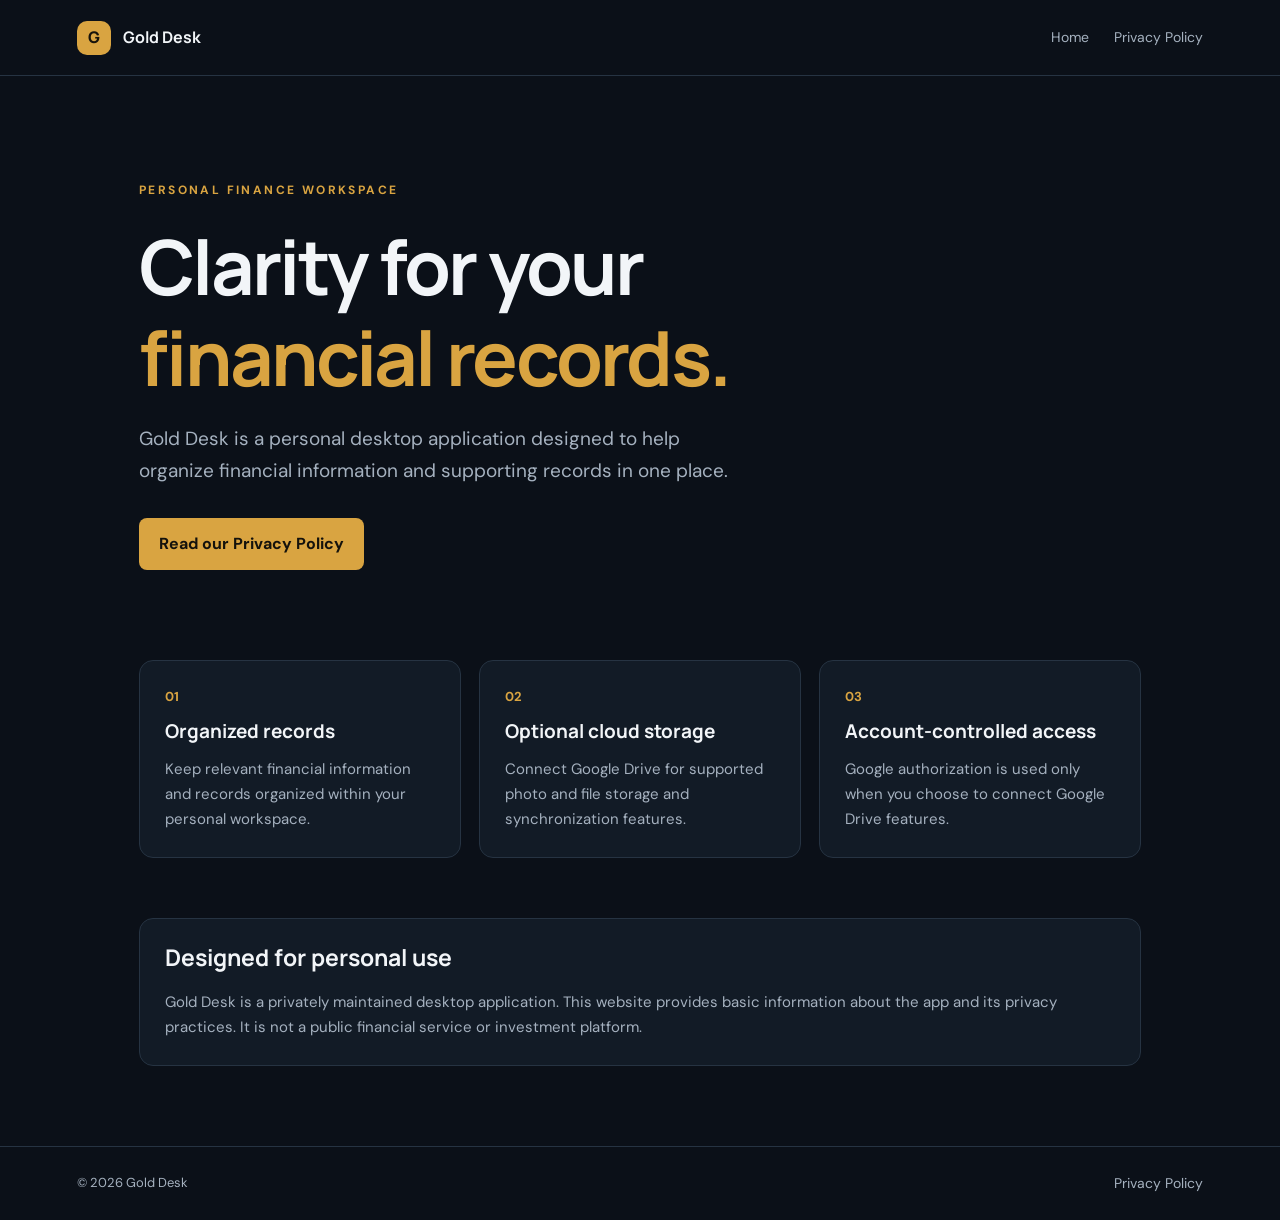
<file: index.html>
<!DOCTYPE html>
<html lang="en">
<head>
  <meta charset="UTF-8">
  <meta name="viewport" content="width=device-width, initial-scale=1">
  <meta name="description" content="Gold Desk — a personal desktop application for organizing and managing financial records.">
  <title>Gold Desk</title>
  <link rel="stylesheet" href="styles.css">
</head>
<body>
  <header class="nav">
    <a class="brand" href="./"><span class="brand-mark">G</span> Gold Desk</a>
    <nav><a href="./">Home</a><a href="privacy.html">Privacy Policy</a></nav>
  </header>
  <main>
    <section class="hero">
      <div class="eyebrow">PERSONAL FINANCE WORKSPACE</div>
      <h1>Clarity for your<br><span>financial records.</span></h1>
      <p class="lead">Gold Desk is a personal desktop application designed to help organize financial information and supporting records in one place.</p>
      <a class="primary" href="privacy.html">Read our Privacy Policy</a>
    </section>
    <section class="features">
      <article><div class="number">01</div><h2>Organized records</h2><p>Keep relevant financial information and records organized within your personal workspace.</p></article>
      <article><div class="number">02</div><h2>Optional cloud storage</h2><p>Connect Google Drive for supported photo and file storage and synchronization features.</p></article>
      <article><div class="number">03</div><h2>Account-controlled access</h2><p>Google authorization is used only when you choose to connect Google Drive features.</p></article>
    </section>
    <section class="note">
      <h2>Designed for personal use</h2>
      <p>Gold Desk is a privately maintained desktop application. This website provides basic information about the app and its privacy practices. It is not a public financial service or investment platform.</p>
    </section>
  </main>
  <footer><span>© 2026 Gold Desk</span><a href="privacy.html">Privacy Policy</a></footer>
</body>
</html>
</file>
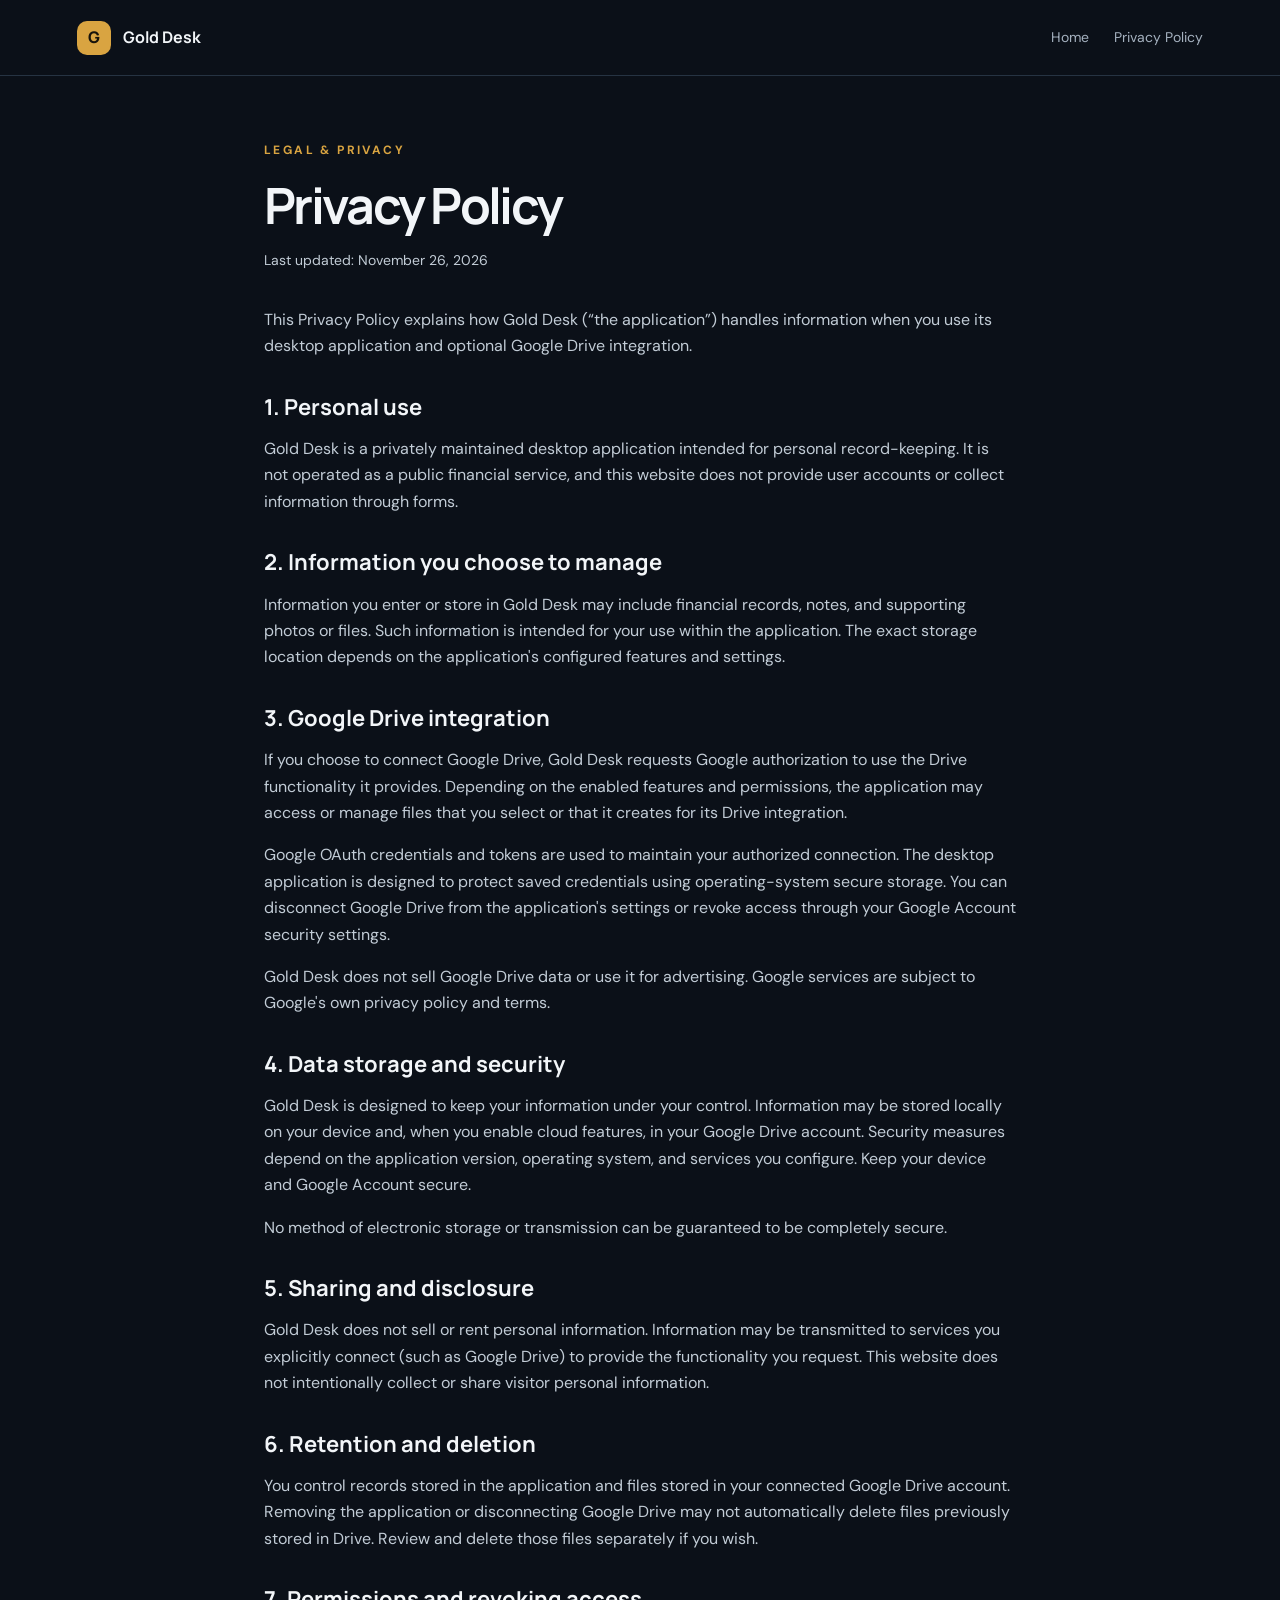
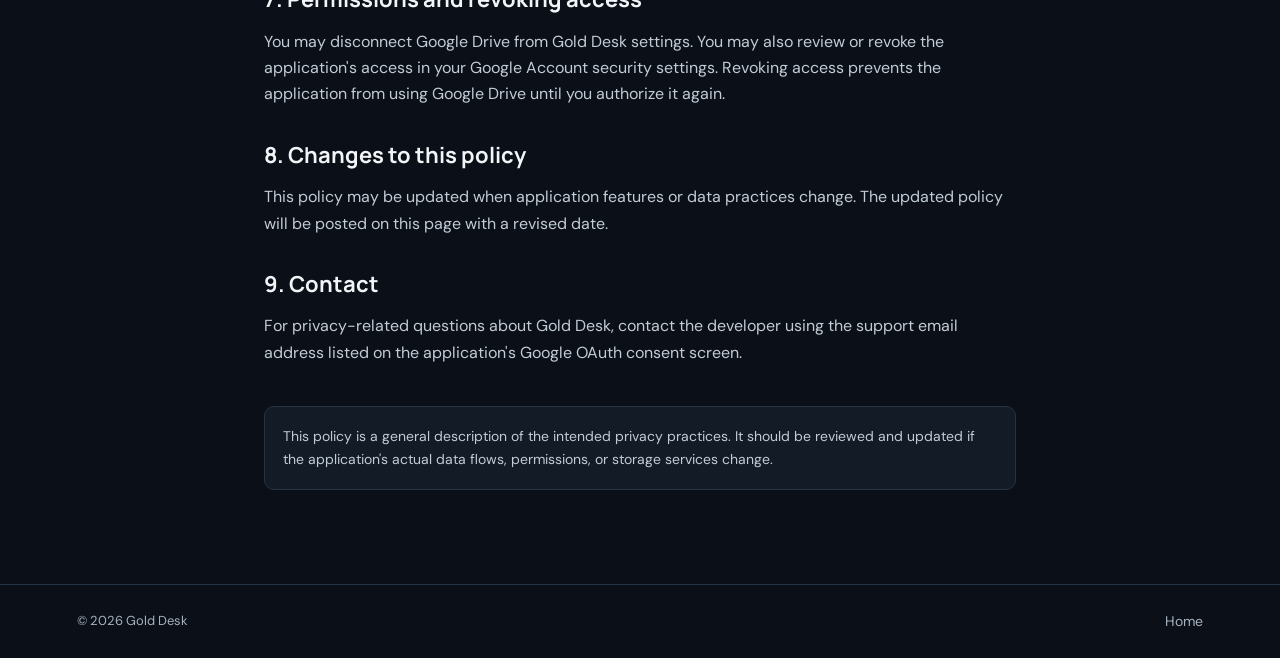
<file: privacy.html>
<!DOCTYPE html>
<html lang="en">
<head>
  <meta charset="UTF-8">
  <meta name="viewport" content="width=device-width, initial-scale=1">
  <meta name="description" content="Gold Desk Privacy Policy">
  <title>Privacy Policy — Gold Desk</title>
  <link rel="stylesheet" href="styles.css">
</head>
<body>
  <header class="nav">
    <a class="brand" href="./"><span class="brand-mark">G</span> Gold Desk</a>
    <nav><a href="./">Home</a><a href="privacy.html">Privacy Policy</a></nav>
  </header>
  <main class="policy">
    <div class="eyebrow">LEGAL &amp; PRIVACY</div>
    <h1>Privacy Policy</h1>
    <p class="updated">Last updated: November 26, 2026</p>
    <p>This Privacy Policy explains how Gold Desk (“the application”) handles information when you use its desktop application and optional Google Drive integration.</p>
    <h2>1. Personal use</h2>
    <p>Gold Desk is a privately maintained desktop application intended for personal record-keeping. It is not operated as a public financial service, and this website does not provide user accounts or collect information through forms.</p>
    <h2>2. Information you choose to manage</h2>
    <p>Information you enter or store in Gold Desk may include financial records, notes, and supporting photos or files. Such information is intended for your use within the application. The exact storage location depends on the application's configured features and settings.</p>
    <h2>3. Google Drive integration</h2>
    <p>If you choose to connect Google Drive, Gold Desk requests Google authorization to use the Drive functionality it provides. Depending on the enabled features and permissions, the application may access or manage files that you select or that it creates for its Drive integration.</p>
    <p>Google OAuth credentials and tokens are used to maintain your authorized connection. The desktop application is designed to protect saved credentials using operating-system secure storage. You can disconnect Google Drive from the application's settings or revoke access through your Google Account security settings.</p>
    <p>Gold Desk does not sell Google Drive data or use it for advertising. Google services are subject to Google's own privacy policy and terms.</p>
    <h2>4. Data storage and security</h2>
    <p>Gold Desk is designed to keep your information under your control. Information may be stored locally on your device and, when you enable cloud features, in your Google Drive account. Security measures depend on the application version, operating system, and services you configure. Keep your device and Google Account secure.</p>
    <p>No method of electronic storage or transmission can be guaranteed to be completely secure.</p>
    <h2>5. Sharing and disclosure</h2>
    <p>Gold Desk does not sell or rent personal information. Information may be transmitted to services you explicitly connect (such as Google Drive) to provide the functionality you request. This website does not intentionally collect or share visitor personal information.</p>
    <h2>6. Retention and deletion</h2>
    <p>You control records stored in the application and files stored in your connected Google Drive account. Removing the application or disconnecting Google Drive may not automatically delete files previously stored in Drive. Review and delete those files separately if you wish.</p>
    <h2>7. Permissions and revoking access</h2>
    <p>You may disconnect Google Drive from Gold Desk settings. You may also review or revoke the application's access in your Google Account security settings. Revoking access prevents the application from using Google Drive until you authorize it again.</p>
    <h2>8. Changes to this policy</h2>
    <p>This policy may be updated when application features or data practices change. The updated policy will be posted on this page with a revised date.</p>
    <h2>9. Contact</h2>
    <p>For privacy-related questions about Gold Desk, contact the developer using the support email address listed on the application's Google OAuth consent screen.</p>
    <p class="disclaimer">This policy is a general description of the intended privacy practices. It should be reviewed and updated if the application's actual data flows, permissions, or storage services change.</p>
  </main>
  <footer><span>© 2026 Gold Desk</span><a href="./">Home</a></footer>
</body>
</html>
</file>
<file: styles.css>
@import url('https://fonts.googleapis.com/css2?family=DM+Sans:wght@400;500;600;700&family=Manrope:wght@400;500;600;700;800&display=swap');
:root{--bg:#0b1018;--panel:#121b26;--text:#f2f5f8;--muted:#a5b1bf;--gold:#d9a441;--line:#263342}
*{box-sizing:border-box}
body{margin:0;background:var(--bg);color:var(--text);font-family:'DM Sans',sans-serif;line-height:1.65}
.nav{height:76px;display:flex;align-items:center;justify-content:space-between;padding:0 max(6vw,24px);border-bottom:1px solid var(--line)}
.brand{display:flex;align-items:center;gap:12px;color:var(--text);font-weight:700;text-decoration:none;font-family:Manrope,sans-serif}
.brand-mark{width:34px;height:34px;border-radius:10px;background:var(--gold);color:#17130b;display:grid;place-items:center;font-weight:800}
nav{display:flex;gap:25px}nav a,footer a{color:var(--muted);text-decoration:none;font-size:14px}nav a:hover,footer a:hover{color:var(--gold)}
main{max-width:1050px;margin:0 auto;padding:0 24px}
.hero{padding:105px 0 90px;max-width:750px}
.eyebrow{color:var(--gold);font-size:12px;font-weight:700;letter-spacing:2.4px}
h1,h2{font-family:Manrope,sans-serif;line-height:1.2}
h1{font-size:clamp(42px,7vw,76px);letter-spacing:-2.7px;margin:20px 0}
h1 span{color:var(--gold)}
.lead{font-size:19px;color:var(--muted);max-width:620px;margin:0 0 32px}
.primary{display:inline-block;padding:13px 20px;background:var(--gold);color:#14120c;text-decoration:none;font-weight:700;border-radius:8px}
.features{display:grid;grid-template-columns:repeat(3,1fr);gap:18px;padding-bottom:60px}
.features article,.note{background:var(--panel);border:1px solid var(--line);border-radius:14px;padding:25px}
.number{color:var(--gold);font-weight:700;font-size:13px}
.features h2{font-size:19px;margin:12px 0}
.features p,.note p{color:var(--muted);font-size:15px;margin-bottom:0}
.note{margin-bottom:80px}.note h2{font-size:23px;margin-top:0}
footer{border-top:1px solid var(--line);padding:25px max(6vw,24px);display:flex;justify-content:space-between;color:var(--muted);font-size:13px}
.policy{max-width:800px;padding-top:65px;padding-bottom:80px}
.policy h1{font-size:50px;margin:14px 0}
.updated{color:var(--muted);font-size:14px;margin-bottom:35px}
.policy h2{font-size:22px;margin:34px 0 10px}
.policy p{color:#c2ccd6}
.disclaimer{margin-top:40px;padding:18px;border:1px solid var(--line);border-radius:10px;background:var(--panel);font-size:14px}
@media(max-width:700px){.features{grid-template-columns:1fr}.hero{padding:70px 0}.nav{padding:0 20px}nav{gap:14px}.policy h1{font-size:40px}footer{padding:22px 20px}}
</file>
